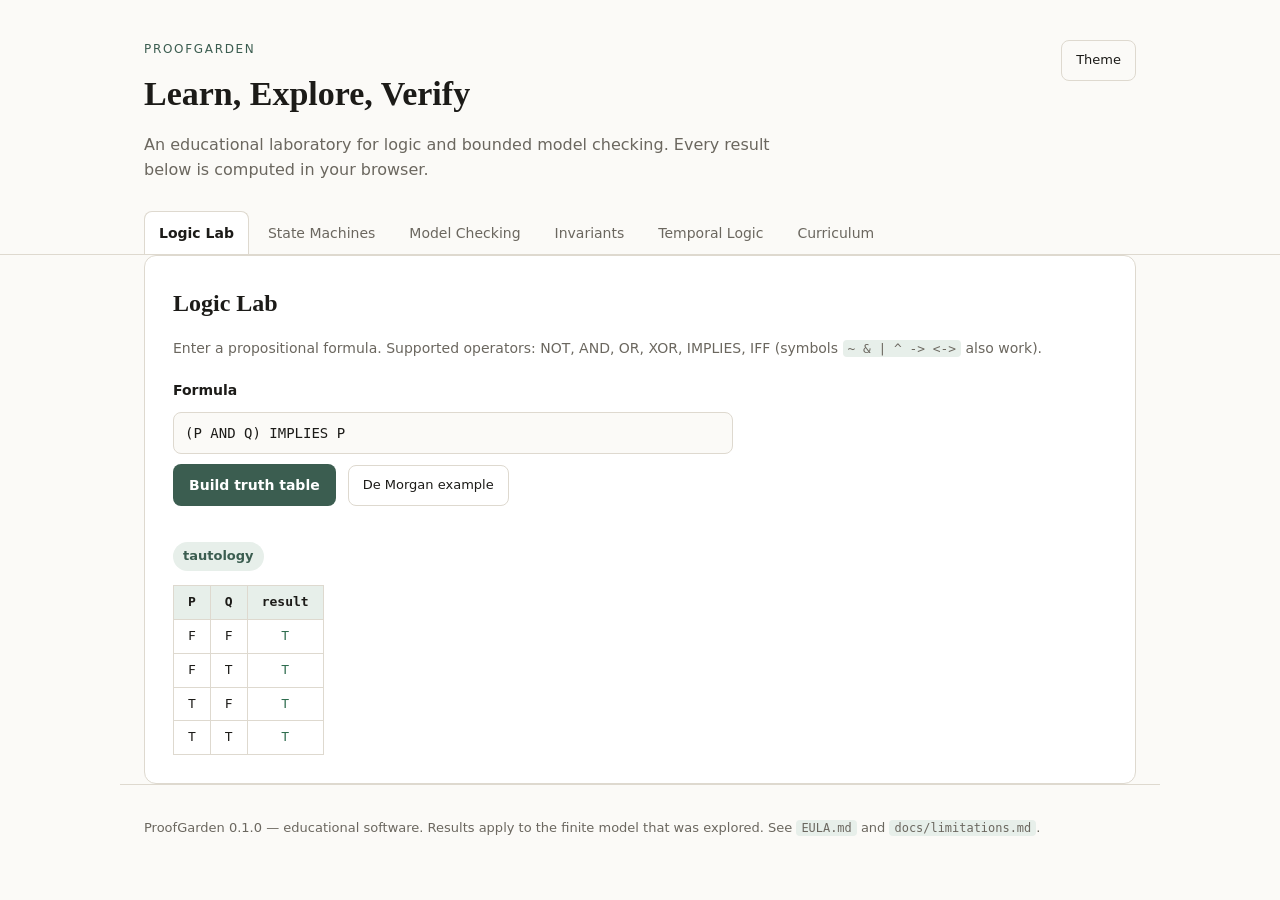
<file: playground/index.html>
<!DOCTYPE html>
<html lang="en">
<head>
<meta charset="utf-8" />
<meta name="viewport" content="width=device-width, initial-scale=1" />
<title>ProofGarden — Learn, Explore, Verify</title>
<link rel="stylesheet" href="css/styles.css" />
</head>
<body>
<header class="site-header">
  <div class="wrap header-inner">
    <div>
      <p class="eyebrow">ProofGarden</p>
      <h1>Learn, Explore, Verify</h1>
      <p class="lede">An educational laboratory for logic and bounded model checking. Every result below is computed in your browser.</p>
    </div>
    <button id="theme-toggle" class="ghost" type="button" aria-label="Toggle colour theme">Theme</button>
  </div>
  <nav class="wrap tabs" role="tablist" aria-label="Playground sections">
    <button role="tab" aria-selected="true" aria-controls="panel-logic" id="tab-logic" class="tab">Logic Lab</button>
    <button role="tab" aria-selected="false" aria-controls="panel-machines" id="tab-machines" class="tab">State Machines</button>
    <button role="tab" aria-selected="false" aria-controls="panel-checker" id="tab-checker" class="tab">Model Checking</button>
    <button role="tab" aria-selected="false" aria-controls="panel-invariants" id="tab-invariants" class="tab">Invariants</button>
    <button role="tab" aria-selected="false" aria-controls="panel-temporal" id="tab-temporal" class="tab">Temporal Logic</button>
    <button role="tab" aria-selected="false" aria-controls="panel-curriculum" id="tab-curriculum" class="tab">Curriculum</button>
  </nav>
</header>

<main class="wrap">
  <section id="panel-logic" role="tabpanel" aria-labelledby="tab-logic" class="panel">
    <h2>Logic Lab</h2>
    <p class="muted">Enter a propositional formula. Supported operators: NOT, AND, OR, XOR, IMPLIES, IFF (symbols <code>~ &amp; | ^ -&gt; &lt;-&gt;</code> also work).</p>
    <form id="logic-form" class="stack">
      <label for="logic-input">Formula</label>
      <input id="logic-input" name="formula" type="text" value="(P AND Q) IMPLIES P" autocomplete="off" spellcheck="false" />
      <div class="row">
        <button type="submit" class="primary">Build truth table</button>
        <button type="button" id="logic-example" class="ghost">De Morgan example</button>
      </div>
    </form>
    <p id="logic-error" class="error" role="alert" hidden></p>
    <div id="logic-output" class="output" aria-live="polite"></div>
  </section>

  <section id="panel-machines" role="tabpanel" aria-labelledby="tab-machines" class="panel" hidden>
    <h2>State Machine Explorer</h2>
    <div class="row">
      <label for="machine-select">Model</label>
      <select id="machine-select"></select>
    </div>
    <p id="machine-description" class="muted"></p>
    <div class="machine-layout">
      <div id="machine-graph" class="graph" role="img" aria-label="State graph"></div>
      <aside id="machine-detail" class="detail">
        <p class="muted">Select a state to inspect its outgoing transitions.</p>
      </aside>
    </div>
  </section>

  <section id="panel-checker" role="tabpanel" aria-labelledby="tab-checker" class="panel" hidden>
    <h2>Model Checking Lab</h2>
    <p class="muted">Breadth-first exploration of the finite model. “Verified” means every reachable state was explored.</p>
    <div class="row">
      <label for="checker-select">Model</label>
      <select id="checker-select"></select>
      <label for="checker-limit">State limit</label>
      <input id="checker-limit" type="number" min="1" max="5000" value="5000" />
      <button id="checker-run" class="primary" type="button">Run exploration</button>
    </div>
    <div id="checker-output" class="output" aria-live="polite"></div>
  </section>

  <section id="panel-invariants" role="tabpanel" aria-labelledby="tab-invariants" class="panel" hidden>
    <h2>Invariant Playground</h2>
    <p class="muted">Toggle the repair below and watch the invariant flip between violated and verified.</p>
    <div class="row">
      <label for="invariant-select">Model</label>
      <select id="invariant-select"></select>
      <label class="check"><input type="checkbox" id="invariant-repair" /> Apply repair (remove edges into forbidden states)</label>
    </div>
    <div id="invariant-output" class="output" aria-live="polite"></div>
  </section>

  <section id="panel-temporal" role="tabpanel" aria-labelledby="tab-temporal" class="panel" hidden>
    <h2>Temporal Logic Explorer</h2>
    <p class="muted">Predicates are written as <code>key=value</code> pairs joined by <code>&amp;</code>. Semantics are evaluated over the explored finite graph only.</p>
    <div class="row">
      <label for="temporal-select">Model</label>
      <select id="temporal-select"></select>
      <label for="temporal-p">p</label>
      <input id="temporal-p" type="text" value="light=green" />
      <label for="temporal-q">q</label>
      <input id="temporal-q" type="text" value="light=red" />
      <button id="temporal-run" class="primary" type="button">Evaluate</button>
    </div>
    <div id="temporal-output" class="output" aria-live="polite"></div>
  </section>

  <section id="panel-curriculum" role="tabpanel" aria-labelledby="tab-curriculum" class="panel" hidden>
    <h2>Learning Navigator</h2>
    <p class="muted">Progress is stored in this browser only.</p>
    <ol id="curriculum-list" class="curriculum"></ol>
  </section>
</main>

<footer class="site-footer wrap">
  <p>ProofGarden 0.1.0 — educational software. Results apply to the finite model that was explored. See <code>EULA.md</code> and <code>docs/limitations.md</code>.</p>
</footer>

<script src="js/logic.js"></script>
<script src="js/models.js"></script>
<script src="js/modelchecker.js"></script>
<script src="js/app.js"></script>
</body>
</html>
</file>
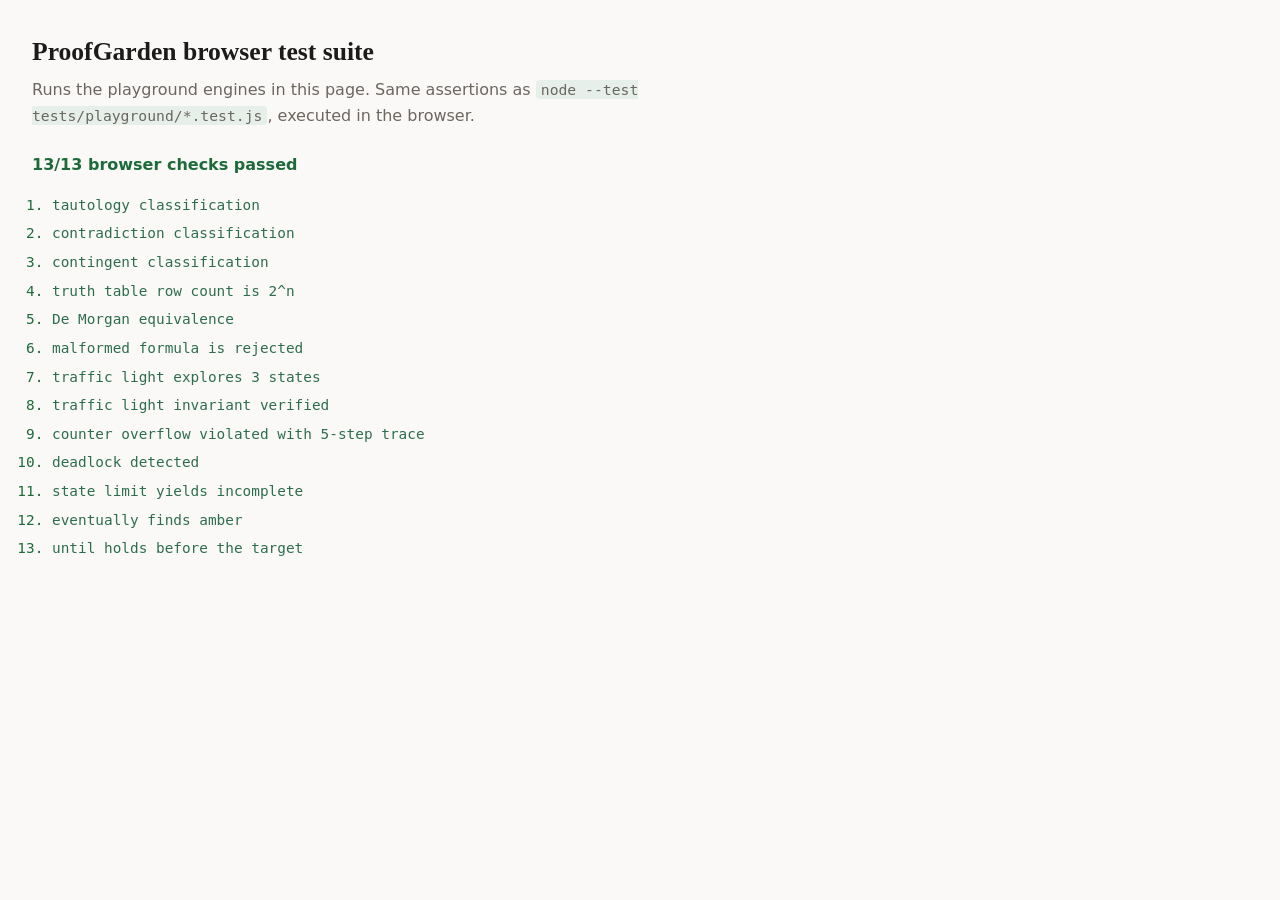
<file: playground/tests.html>
<!doctype html>
<html lang="en">
<head>
<meta charset="utf-8">
<meta name="viewport" content="width=device-width, initial-scale=1">
<title>ProofGarden — browser test suite</title>
<link rel="stylesheet" href="css/styles.css">
<style>
  body { font-family: system-ui, sans-serif; margin: 0; padding: 2rem; background: #faf9f7; color: #1c1b19; }
  h1 { font-family: Georgia, serif; font-size: 1.6rem; margin: 0 0 .25rem; }
  p.lede { color: #6b6660; margin: 0 0 1.5rem; }
  #summary { font-weight: 600; margin-bottom: 1rem; }
  #summary.pass { color: #1d6b3a; }
  #summary.fail { color: #a11f1f; }
  ol { padding-left: 1.25rem; }
  li { margin: .35rem 0; font-family: ui-monospace, SFMono-Regular, monospace; font-size: .9rem; }
  li.ok::marker { color: #1d6b3a; }
  li.bad::marker { color: #a11f1f; }
  .detail { color: #6b6660; }
</style>
</head>
<body>
<h1>ProofGarden browser test suite</h1>
<p class="lede">Runs the playground engines in this page. Same assertions as <code>node --test tests/playground/*.test.js</code>, executed in the browser.</p>
<div id="summary">running…</div>
<ol id="results"></ol>

<script src="js/logic.js"></script>
<script src="js/models.js"></script>
<script src="js/modelchecker.js"></script>
<script>
(function () {
  const results = [];
  let failures = 0;

  function check(name, fn) {
    try {
      const detail = fn();
      results.push({ name, ok: true, detail: detail || '' });
    } catch (err) {
      failures += 1;
      results.push({ name, ok: false, detail: err.message });
    }
  }
  function eq(actual, expected, label) {
    if (actual !== expected) throw new Error(`${label || 'value'}: expected ${expected}, got ${actual}`);
  }
  function eqJson(actual, expected, label) {
    if (JSON.stringify(actual) !== JSON.stringify(expected)) {
      throw new Error(`${label || 'value'}: expected ${JSON.stringify(expected)}, got ${JSON.stringify(actual)}`);
    }
  }

  const L = window.LogicLab;
  const M = window.ModelChecker;
  const model = (id) => window.PG_MODELS.find((m) => m.id === id);

  check('tautology classification', () => {
    eqJson(L.truthTable(L.parse('(P AND Q) IMPLIES P')).classification, 'tautology');
  });
  check('contradiction classification', () => {
    eqJson(L.truthTable(L.parse('P AND NOT P')).classification, 'contradiction');
  });
  check('contingent classification', () => {
    eqJson(L.truthTable(L.parse('P XOR Q')).classification, 'contingent');
  });
  check('truth table row count is 2^n', () => {
    eqJson(L.truthTable(L.parse('(P AND Q) OR R')).rows.length, 8);
  });
  check('De Morgan equivalence', () => {
    const a = L.truthTable(L.parse('NOT (P AND Q)')).rows.map((r) => r.result);
    const b = L.truthTable(L.parse('(NOT P) OR (NOT Q)')).rows.map((r) => r.result);
    eqJson(a, b);
  });
  check('malformed formula is rejected', () => {
    let threw = false;
    try { L.parse('P AND'); } catch (e) { threw = true; }
    eq(threw, true, 'parse should throw');
  });

  check('traffic light explores 3 states', () => {
    eqJson(M.explore(model('traffic_light')).order.length, 3);
  });
  check('traffic light invariant verified', () => {
    const m = model('traffic_light');
    eqJson(M.checkInvariant(M.explore(m), m.invariants[0]).outcome, 'verified');
  });
  check('counter overflow violated with 5-step trace', () => {
    const m = model('counter_overflow');
    const check = M.checkInvariant(M.explore(m), m.invariants[0]);
    eqJson(check.outcome, 'violated');
    eqJson(check.trace.length, 5);
    eqJson(check.trace[4].state, { count: 4 });
  });
  check('deadlock detected', () => {
    eqJson(M.checkDeadlock(M.explore(model('deadlock_locks'))).outcome, 'violated');
  });
  check('state limit yields incomplete', () => {
    const m = model('counter_overflow');
    eqJson(M.explore(m, 2).complete, false);
    eqJson(M.checkInvariant(M.explore(m, 2), m.invariants[0]).outcome, 'incomplete');
  });
  check('eventually finds amber', () => {
    const r = M.explore(model('traffic_light'));
    eq(M.eventually(r, M.predicateFromText('light=amber')), true, 'eventually');
    eq(M.always(r, M.predicateFromText('light=amber')), false, 'always');
  });
  check('until holds before the target', () => {
    const r = M.explore(model('traffic_light'));
    eq(M.until(r, (s) => s.light !== 'amber', M.predicateFromText('light=amber')), true, 'until');
  });

  const okCount = results.length - failures;
  window.__PG_TEST_SUMMARY__ = { total: results.length, passed: okCount, failed: failures };
  const summary = document.getElementById('summary');
  summary.textContent = failures === 0
    ? `${okCount}/${results.length} browser checks passed`
    : `${failures} of ${results.length} browser checks failed`;
  summary.className = failures === 0 ? 'pass' : 'fail';

  const list = document.getElementById('results');
  results.forEach((r) => {
    const li = document.createElement('li');
    li.className = r.ok ? 'ok' : 'bad';
    li.textContent = r.name;
    if (r.detail) {
      const span = document.createElement('span');
      span.className = 'detail';
      span.textContent = ' — ' + r.detail;
      li.appendChild(span);
    }
    list.appendChild(li);
  });
})();
</script>
</body>
</html>
</file>
<file: playground/css/styles.css>
/* ProofGarden playground — quiet academic styling. */

:root {
  --bg: #fbfaf7;
  --surface: #ffffff;
  --ink: #1c1b18;
  --muted: #6b675f;
  --line: #ded9cf;
  --accent: #3b5d50;
  --accent-soft: #e7efea;
  --ok: #2f6d4f;
  --bad: #9d2f2f;
  --warn: #8a641c;
}

:root[data-theme="dark"] {
  --bg: #14161a;
  --surface: #1b1e23;
  --ink: #e8e5df;
  --muted: #a09b92;
  --line: #2f343b;
  --accent: #8fb8a5;
  --accent-soft: #22302a;
  --ok: #7ec2a0;
  --bad: #e39a9a;
  --warn: #d6b276;
}

@media (prefers-color-scheme: dark) {
  :root:not([data-theme="light"]) {
    --bg: #14161a;
    --surface: #1b1e23;
    --ink: #e8e5df;
    --muted: #a09b92;
    --line: #2f343b;
    --accent: #8fb8a5;
    --accent-soft: #22302a;
    --ok: #7ec2a0;
    --bad: #e39a9a;
    --warn: #d6b276;
  }
}

* { box-sizing: border-box; }

body {
  margin: 0;
  background: var(--bg);
  color: var(--ink);
  font: 16px/1.6 "Inter", "Segoe UI", system-ui, sans-serif;
}

.wrap { max-width: 1040px; margin: 0 auto; padding: 0 24px; }

.site-header { border-bottom: 1px solid var(--line); padding-top: 40px; }

.header-inner { display: flex; gap: 24px; justify-content: space-between; align-items: flex-start; }

.eyebrow {
  text-transform: uppercase;
  letter-spacing: .14em;
  font-size: 12px;
  color: var(--accent);
  margin: 0 0 8px;
}

h1 { font-family: Georgia, "Times New Roman", serif; font-weight: 600; font-size: 34px; margin: 0 0 10px; }

.lede { margin: 0; color: var(--muted); max-width: 62ch; }

.tabs { display: flex; gap: 4px; flex-wrap: wrap; margin-top: 28px; }

.tab {
  background: none;
  border: 1px solid transparent;
  border-bottom: none;
  padding: 10px 14px;
  font: inherit;
  font-size: 14px;
  color: var(--muted);
  cursor: pointer;
  border-radius: 8px 8px 0 0;
}

.tab[aria-selected="true"] {
  color: var(--ink);
  background: var(--surface);
  border-color: var(--line);
  font-weight: 600;
}

.tab:focus-visible, button:focus-visible, input:focus-visible, select:focus-visible, .node:focus-visible {
  outline: 2px solid var(--accent);
  outline-offset: 2px;
}

main { padding: 36px 0 64px; }

.panel {
  background: var(--surface);
  border: 1px solid var(--line);
  border-radius: 12px;
  padding: 28px;
}

h2 { font-family: Georgia, serif; font-weight: 600; font-size: 24px; margin: 0 0 8px; }
h3 { font-size: 16px; margin: 0 0 6px; }

.muted { color: var(--muted); font-size: 14px; }

.stack { display: flex; flex-direction: column; gap: 10px; margin: 20px 0; max-width: 560px; }

label { font-size: 14px; font-weight: 600; }

input[type="text"], input[type="number"], select {
  padding: 9px 11px;
  border: 1px solid var(--line);
  border-radius: 8px;
  background: var(--bg);
  color: var(--ink);
  font: inherit;
  font-size: 14px;
  font-family: "SFMono-Regular", Consolas, monospace;
}

.row { display: flex; gap: 12px; align-items: center; flex-wrap: wrap; margin-bottom: 16px; }

button.primary {
  background: var(--accent);
  color: #fff;
  border: none;
  padding: 10px 16px;
  border-radius: 8px;
  font: inherit;
  font-size: 14px;
  font-weight: 600;
  cursor: pointer;
}

button.ghost {
  background: none;
  border: 1px solid var(--line);
  color: var(--ink);
  padding: 9px 14px;
  border-radius: 8px;
  font: inherit;
  font-size: 13px;
  cursor: pointer;
}

.check { display: flex; gap: 8px; align-items: center; font-weight: 400; font-size: 14px; }

.output { margin-top: 20px; }

.error { color: var(--bad); font-size: 14px; }

table.truth { border-collapse: collapse; font-family: "SFMono-Regular", Consolas, monospace; font-size: 13px; margin-top: 14px; }
table.truth th, table.truth td { border: 1px solid var(--line); padding: 6px 14px; text-align: center; }
table.truth th { background: var(--accent-soft); font-weight: 600; }
td.ok { color: var(--ok); }
td.bad { color: var(--bad); }

.classification {
  display: inline-block;
  padding: 4px 10px;
  border-radius: 999px;
  font-size: 13px;
  font-weight: 600;
  background: var(--accent-soft);
  color: var(--accent);
  margin: 0;
}

.machine-layout { display: grid; grid-template-columns: minmax(0, 3fr) minmax(220px, 2fr); gap: 24px; margin-top: 16px; }

.graph svg { color: var(--muted); }
.graph .edge { stroke: var(--muted); stroke-width: 1.4; fill: none; }
.graph .node circle { fill: var(--surface); stroke: var(--accent); stroke-width: 2; }
.graph .node.initial circle { stroke-width: 3; }
.graph .node.active circle { fill: var(--accent-soft); }
.graph .node text { text-anchor: middle; font-size: 13px; fill: var(--accent); }
.graph .node { cursor: pointer; }

.summary { display: flex; gap: 22px; flex-wrap: wrap; padding: 14px 16px; background: var(--accent-soft); border-radius: 8px; font-size: 14px; margin-bottom: 18px; }

.card { border: 1px solid var(--line); border-radius: 10px; padding: 16px 18px; margin-bottom: 14px; }
.card header { display: flex; justify-content: space-between; align-items: baseline; gap: 12px; }
.card.verified { border-left: 3px solid var(--ok); }
.card.violated { border-left: 3px solid var(--bad); }
.card.incomplete { border-left: 3px solid var(--warn); }

.badge { font-size: 12px; text-transform: uppercase; letter-spacing: .08em; color: var(--muted); }

.ok { color: var(--ok); }
.bad { color: var(--bad); }

.trace { margin: 10px 0 0; padding-left: 20px; font-family: "SFMono-Regular", Consolas, monospace; font-size: 13px; }

ul.plain { list-style: none; padding: 0; margin: 10px 0 0; font-size: 14px; }
ul.plain li { padding: 4px 0; border-bottom: 1px dashed var(--line); }

.curriculum { padding-left: 20px; }
.curriculum li { margin: 8px 0; }
.curriculum .check span { font-weight: 400; }

.site-footer { border-top: 1px solid var(--line); padding: 20px 24px 40px; color: var(--muted); font-size: 13px; }

code { font-family: "SFMono-Regular", Consolas, monospace; font-size: .92em; background: var(--accent-soft); padding: 1px 5px; border-radius: 4px; }

@media (max-width: 760px) {
  .machine-layout { grid-template-columns: 1fr; }
  h1 { font-size: 27px; }
  .panel { padding: 20px; }
}
</file>
